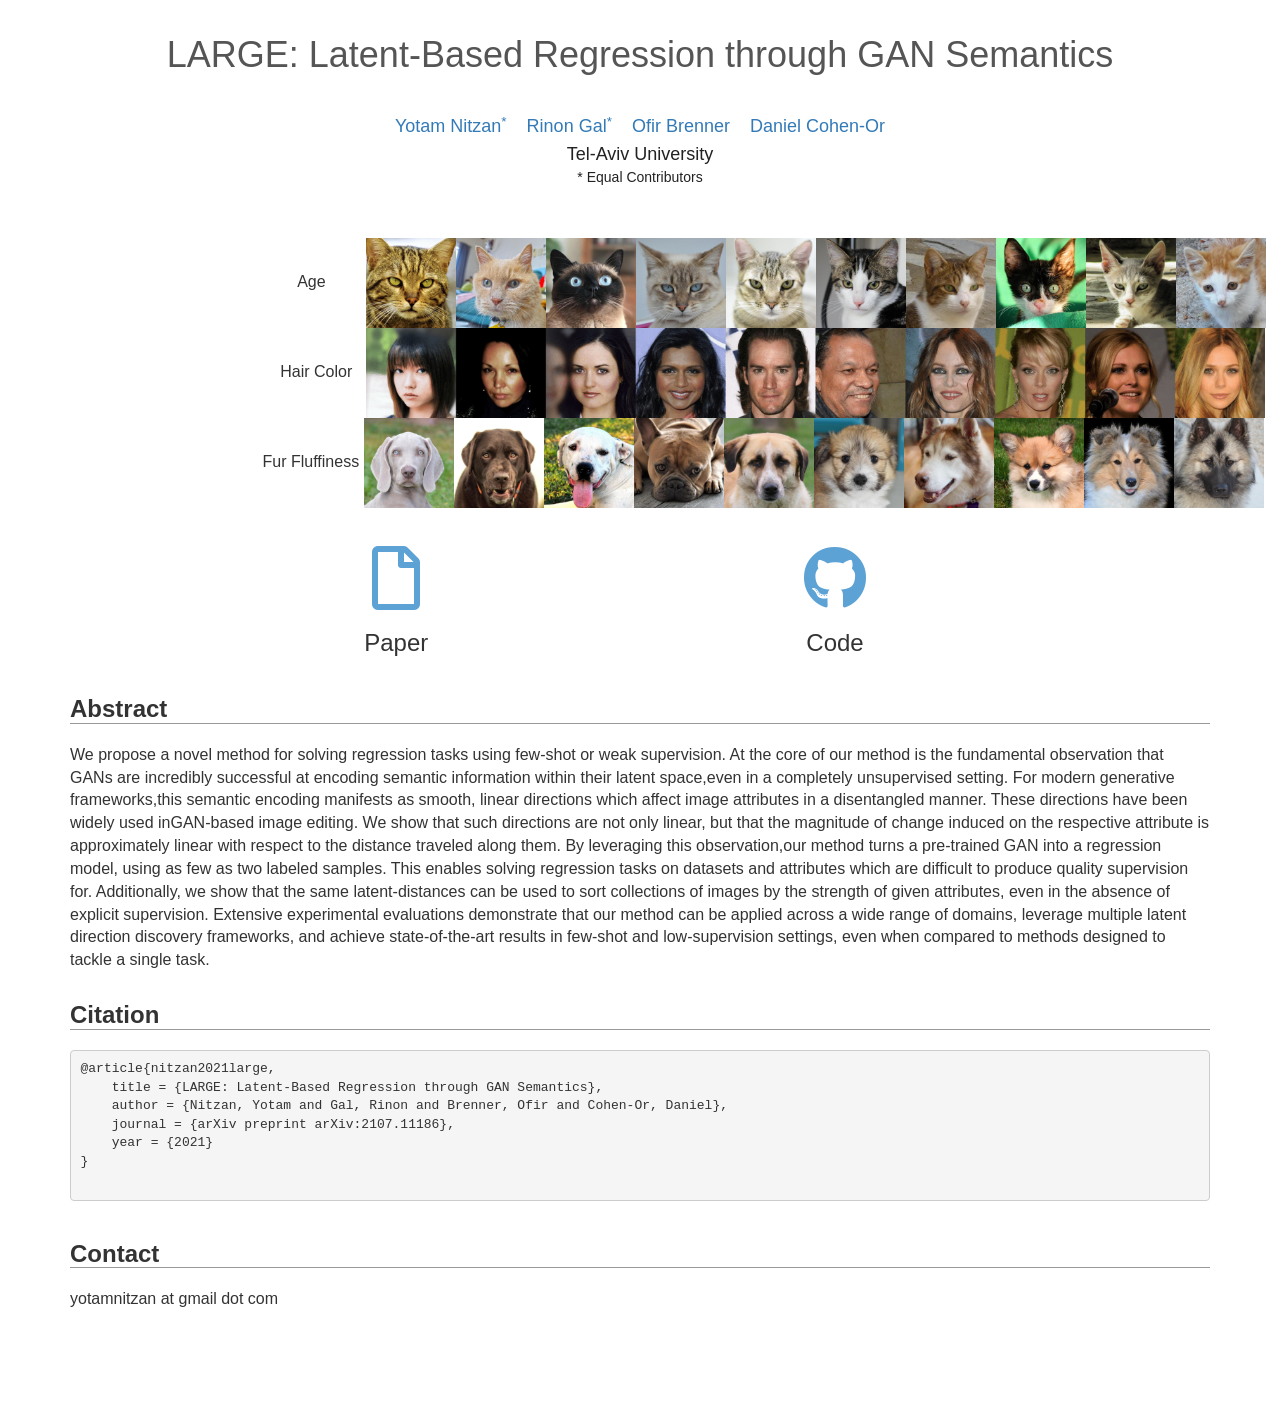
<file: LARGE-main/docs/index.html>
<html>
<head>
    <meta charset="utf-8">
    <title>LARGE</title>

    <!-- CSS includes -->
    <link rel="stylesheet" href="https://use.fontawesome.com/releases/v5.8.1/css/all.css"
          integrity="sha384-50oBUHEmvpQ+1lW4y57PTFmhCaXp0ML5d60M1M7uH2+nqUivzIebhndOJK28anvf" crossorigin="anonymous">
    <link href="https://maxcdn.bootstrapcdn.com/bootstrap/3.3.5/css/bootstrap.min.css" rel="stylesheet">
    <link href="mainpage.css" rel="stylesheet">
</head>
<body>

<div class="container-fluid">
    <div class="row">
        <h1><span style="font-size:36px">LARGE: Latent-Based Regression through GAN Semantics</span></h1>
        <br>

        <div class="authors">
            <span style="font-size:18px"><a href="https://yotamnitzan.github.io/" target="new">Yotam Nitzan<sup>*</sup></a></span>
            &nbsp;
            <span style="font-size:18px"><a href="https://rinongal.github.io/"
                                            target="new">Rinon Gal<sup>*</sup></a></span>
            &nbsp;
            <span style="font-size:18px"><a href="https://scholar.google.com/citations?user=iLLlWr8AAAAJ"
                                            target="new">Ofir Brenner</a></span>
            &nbsp;
            <span style="font-size:18px"><a href="https://danielcohenor.com/"
                                            target="new">Daniel Cohen-Or</a></span>
            <br>
            <span style="font-size:18px">Tel-Aviv University</span> <br>
            <span style="font-size:14px">* Equal Contributors</span>
        </div>
    </div>
    <br><br>
    <div class="container-fluid-2">
        <div class="row">
            &nbsp; &nbsp; &nbsp; &nbsp; Age &nbsp; &nbsp; &nbsp; &nbsp; <img src="imgs/sort_cat_age.jpg" height="90px">
        </div>
        <div class="row">
           &nbsp; &nbsp; Hair Color &nbsp; <img src="imgs/sort_black_blonde_hair.png" height="90px">
        </div>
        <div class="row">
            Fur Fluffiness <img src="imgs/sort_dog_fluffiness.jpg" height="90px">
        </div>
    </div>

    <br>
    <div class="container">

        <div class="row">
            <div class="col-lg-1 col-md-0 col-sm-0"></div>
            <div class="col-lg-1 col-md-0 col-sm-0"></div>

            <div class="col-lg-3 col-md-4 col-sm-4 text-center">
                <div class="service-box mt-5 mx-auto">
                    <a href="FILL" target="_blank">
                        <i class="far fa-4x fa-file text-primary mb-3 "></i>
                    </a>
                    <h3 class="mb-3">Paper</h3>
                </div>
            </div>

            <div class="col-lg-1 col-md-0 col-sm-0"></div>
            <div class="col-lg-1 col-md-0 col-sm-0"></div>

            <div class="col-lg-2 col-md-4 col-sm-6 text-center">
                <div class="service-box mt-5 mx-auto">
                    <a href="https://github.com/YotamNitzan/LARGE" target="_blank">
                        <i class="fab fa-4x fa-github text-primary mb-3 "></i>
                    </a>
                    <h3 class="mb-3">Code</h3>
                </div>
            </div>

        </div>
    </div>

    <div class="container">
        <h2>Abstract</h2>
        We propose a novel method for solving regression tasks using few-shot or weak supervision. At the core of our
        method is the fundamental observation that GANs are incredibly successful at encoding semantic information within
        their latent space,even in a completely unsupervised setting. For modern generative frameworks,this semantic
        encoding manifests as smooth, linear directions which affect image attributes in a disentangled manner. These
        directions have been widely used inGAN-based image editing. We show that such directions are not only linear,
        but that the magnitude of change induced on the respective attribute is approximately linear with respect to the
        distance traveled along them. By leveraging this observation,our method turns a pre-trained GAN into a
        regression model, using as few as two labeled samples. This enables solving regression tasks on datasets and
        attributes which are difficult to produce quality supervision for. Additionally, we show that the same
        latent-distances can be used to sort collections of images by the strength of given attributes, even in the
        absence of explicit supervision. Extensive experimental evaluations demonstrate that our method can be applied
        across a wide range of domains, leverage multiple latent direction discovery frameworks, and achieve
        state-of-the-art results in few-shot and low-supervision settings, even when compared to methods designed to
        tackle a single task.
    </div>

    <div class="container">
    <h2>Citation</h2>
    <pre class="highlight">
@article{nitzan2021large,
    title = {LARGE: Latent-Based Regression through GAN Semantics},
    author = {Nitzan, Yotam and Gal, Rinon and Brenner, Ofir and Cohen-Or, Daniel},
    journal = {arXiv preprint arXiv:2107.11186},
    year = {2021}
}
    </pre>
    </div>

    <div class="container">
        <h2>Contact</h2>
        <div>
            yotamnitzan at gmail dot com
        </div>
    </div>

    <div id="footer">
    </div>


</body>
</html>
</file>
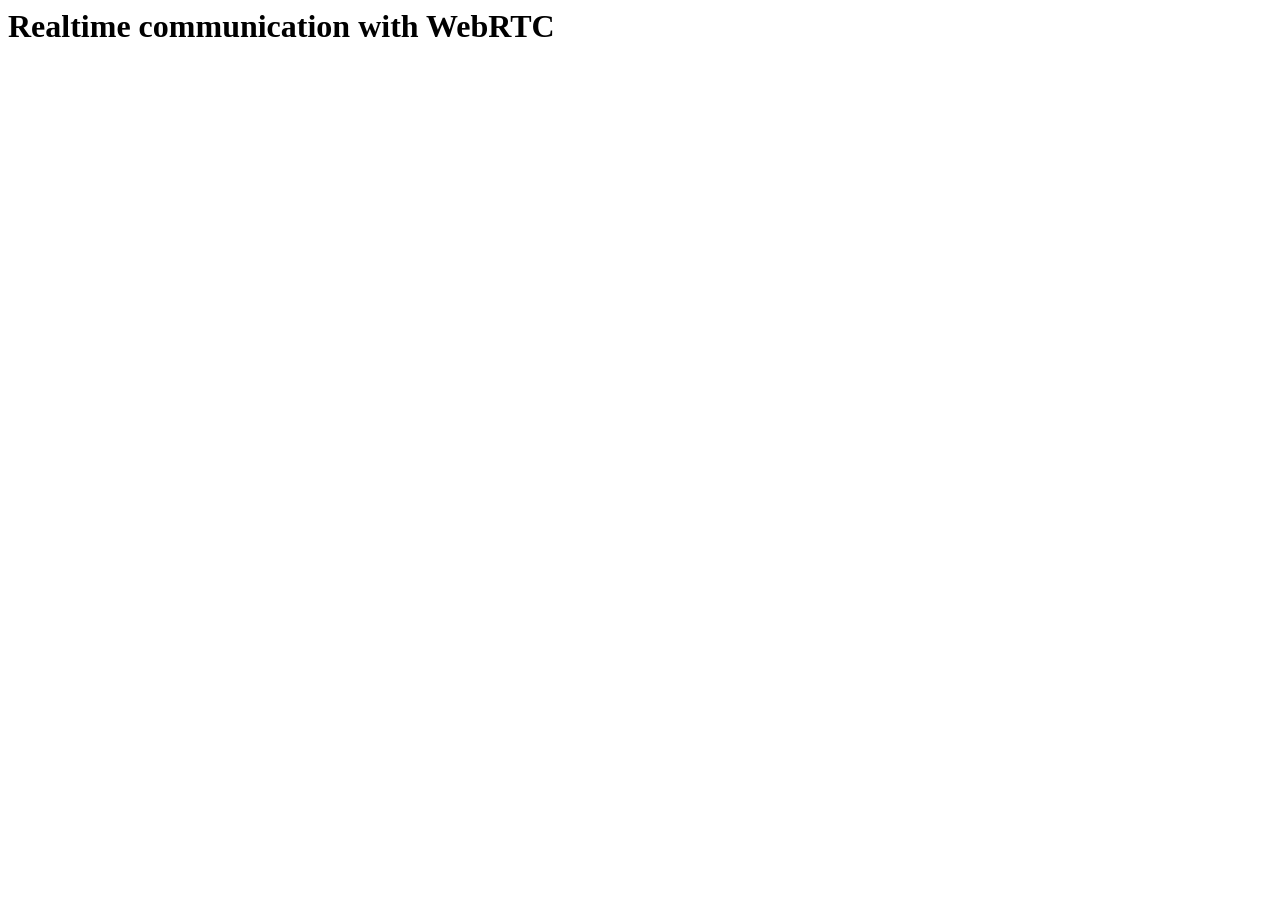
<file: rtc/core/realtc/templates/index.html>
<html lang="en">

<head>
    <meta charset="UTF-8">
    <meta http-equiv="X-UA-Compatible" content="IE=edge">
    <meta name="viewport" content="width=device-width, initial-scale=1.0">
    <title>Document</title>
</head>

<body>
    <h1>Realtime communication with WebRTC</h1>

    <video autoplay playsinline></video>
    <script>function connectSocket() {

            callSocket = new WebSocket(

                'ws://'

                + window.location.host

                + '/ws/call/'

            );

            callSocket.onopen = event => {

                //let's send myName to the socket

                callSocket.send(JSON.stringify({

                    type: 'login',

                    data: {

                        name: myName

                    }

                }));

            }

            callSocket.onmessage = (e) => {

                let response = JSON.parse(e.data);

                // console.log(response);

                let type = response.type;

                if (type == 'connection') {

                    console.log(response.data.message)

                }

                if (type == 'call_received') {

                    // console.log(response);

                    onNewCall(response.data)

                }

                if (type == 'call_answered') {

                    onCallAnswered(response.data);

                }

                if (type == 'ICEcandidate') {

                    onICECandidate(response.data);

                }

            }

            const onNewCall = (data) => {

                //when other called you

                //show answer button

                otherUser = data.caller;

                remoteRTCMessage = data.rtcMessage

                // document.getElementById("profileImageA").src = baseURL + callerProfile.image;

                document.getElementById("callerName").innerHTML = otherUser;

                document.getElementById("call").style.display = "none";

                document.getElementById("answer").style.display = "block";

            }

            const onCallAnswered = (data) => {

                //when other accept our call

                remoteRTCMessage = data.rtcMessage

                peerConnection.setRemoteDescription(new RTCSessionDescription(remoteRTCMessage));

                document.getElementById("calling").style.display = "none";

                console.log("Call Started. They Answered");

                // console.log(pc);

                callProgress()

            }

            const onICECandidate = (data) => {

                // console.log(data);

                console.log("GOT ICE candidate");

                let message = data.rtcMessage

                let candidate = new RTCIceCandidate({

                    sdpMLineIndex: message.label,

                    candidate: message.candidate

                });

                if (peerConnection) {

                    console.log("ICE candidate Added");

                    peerConnection.addIceCandidate(candidate);

                } else {

                    console.log("ICE candidate Pushed");

                    iceCandidatesFromCaller.push(candidate);

                }

            }

        }
        



        function sendCall(data) {

            //to send a call

            console.log("Send Call");

            // socket.emit("call", data);

            callSocket.send(JSON.stringify({

                type: 'call',

                data

            }));

            document.getElementById("call").style.display = "none";

            // document.getElementById("profileImageCA").src = baseURL + otherUserProfile.image;

            document.getElementById("otherUserNameCA").innerHTML = otherUser;

            document.getElementById("calling").style.display = "block";

        }

        function answerCall(data) {

            //to answer a call

            // socket.emit("answerCall", data);

            callSocket.send(JSON.stringify({

                type: 'answer_call',

                data

            }));

            callProgress();

        }

        function sendICEcandidate(data) {

            //send only if we have caller, else no need to

            console.log("Send ICE candidate");

            // socket.emit("ICEcandidate", data)

            callSocket.send(JSON.stringify({

                type: 'ICEcandidate',

                data

            }));

        }

    </script>
    <script>
        let pcConfig = {

            "iceServers":

                [

                    { "url": "stun:stun.jap.bloggernepal.com:5349" },

                    {

                        "url": "turn:turn.jap.bloggernepal.com:5349",

                        "username": "guest",

                        "credential": "somepassword"

                    }

                ]

        };



        // Set up audio and video regardless of what devices are present.

        let sdpConstraints = {

            offerToReceiveAudio: true,

            offerToReceiveVideo: true

        };

        function beReady() {

            return navigator.mediaDevices.getUserMedia({

                audio: true,

                video: true

            })

                .then(stream => {

                    localStream = stream;

                    localVideo.srcObject = stream;

                    return createConnectionAndAddStream()

                })

                .catch(function (e) {

                    alert('getUserMedia() error: ' + e.name);

                });

        }

        function createConnectionAndAddStream() {

            createPeerConnection();

            peerConnection.addStream(localStream);

            return true;

        }

        function processCall(userName) {

            peerConnection.createOffer((sessionDescription) => {

                peerConnection.setLocalDescription(sessionDescription);

                sendCall({

                    name: userName,

                    rtcMessage: sessionDescription

                })

            }, (error) => {

                console.log("Error");

            });

        }

        function processAccept() {

            peerConnection.setRemoteDescription(new RTCSessionDescription(remoteRTCMessage));

            peerConnection.createAnswer((sessionDescription) => {

                peerConnection.setLocalDescription(sessionDescription);

                answerCall({

                    caller: otherUser,

                    rtcMessage: sessionDescription

                })

            }, (error) => {

                console.log("Error");

            })

        }

        /////////////////////////////////////////////////////////

        function createPeerConnection() {

            try {

                peerConnection = new RTCPeerConnection(pcConfig);

                // peerConnection = new RTCPeerConnection();

                peerConnection.onicecandidate = handleIceCandidate;

                peerConnection.onaddstream = handleRemoteStreamAdded;

                peerConnection.onremovestream = handleRemoteStreamRemoved;

                console.log('Created RTCPeerConnnection');

                return;

            } catch (e) {

                console.log('Failed to create PeerConnection, exception: ' + e.message);

                alert('Cannot create RTCPeerConnection object.');

                return;

            }

        }

        function handleIceCandidate(event) {

            // console.log('icecandidate event: ', event);

            if (event.candidate) {

                console.log("Local ICE candidate");

                // console.log(event.candidate.candidate);

                sendICEcandidate({

                    user: otherUser,

                    rtcMessage: {

                        label: event.candidate.sdpMLineIndex,

                        id: event.candidate.sdpMid,

                        candidate: event.candidate.candidate

                    }

                })

            } else {

                console.log('End of candidates.');

            }

        }

        function handleRemoteStreamAdded(event) {

            console.log('Remote stream added.');

            remoteStream = event.stream;

            remoteVideo.srcObject = remoteStream;

        }

        function handleRemoteStreamRemoved(event) {

            console.log('Remote stream removed. Event: ', event);

            remoteVideo.srcObject = null;

            localVideo.srcObject = null;

        }

    </script>
</body>

</html>
</file>
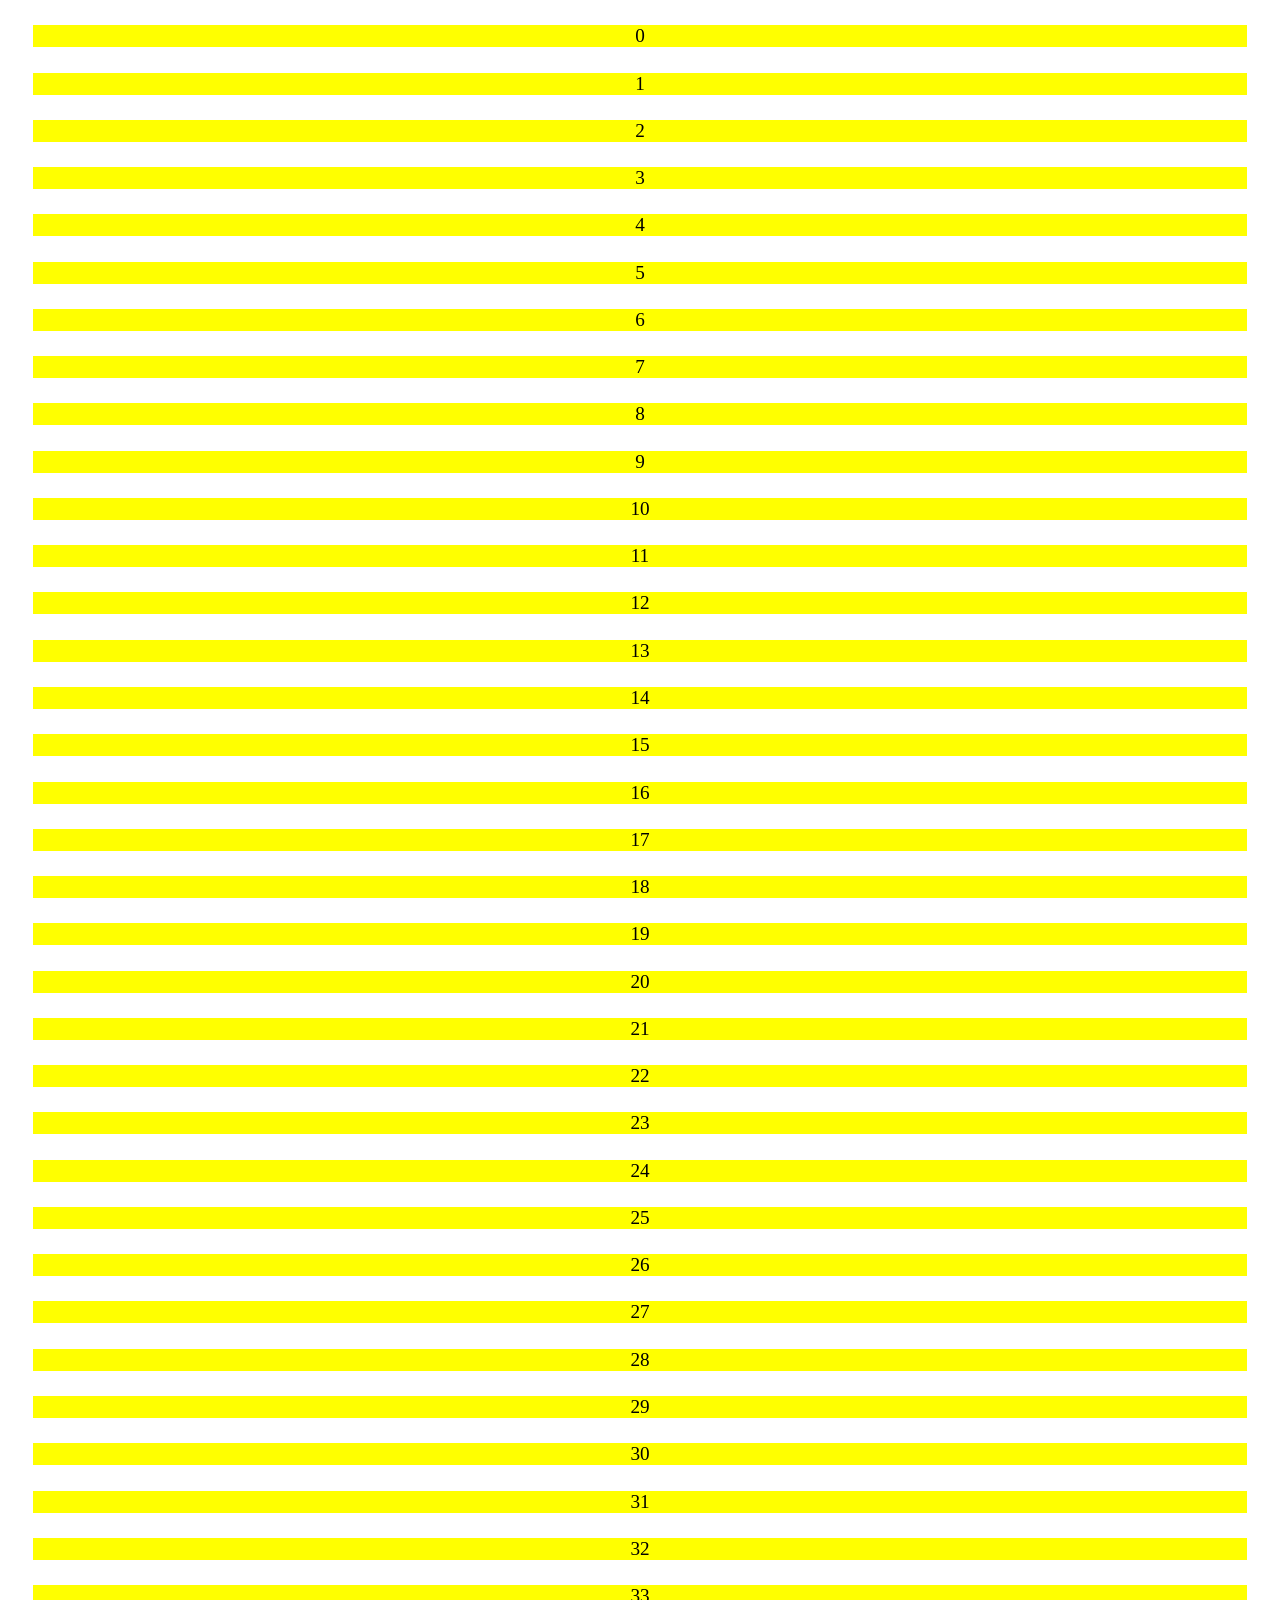
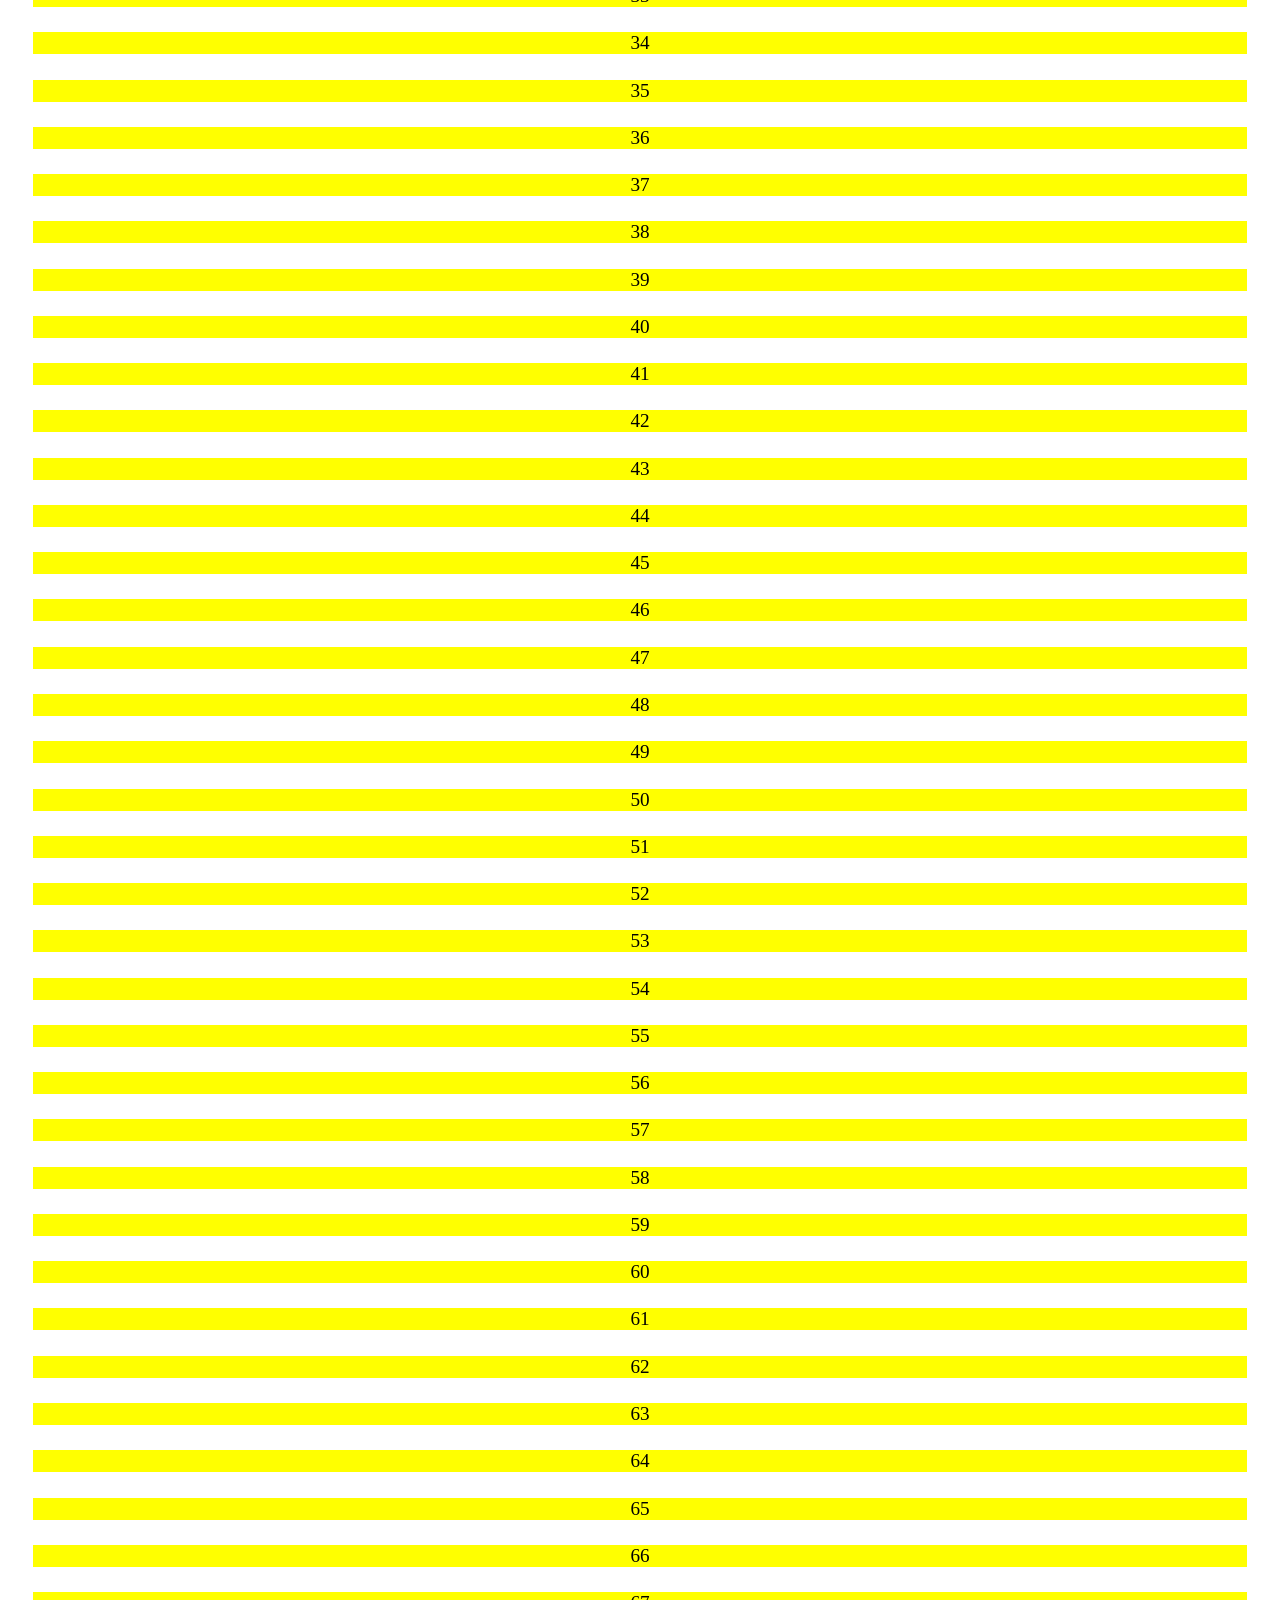
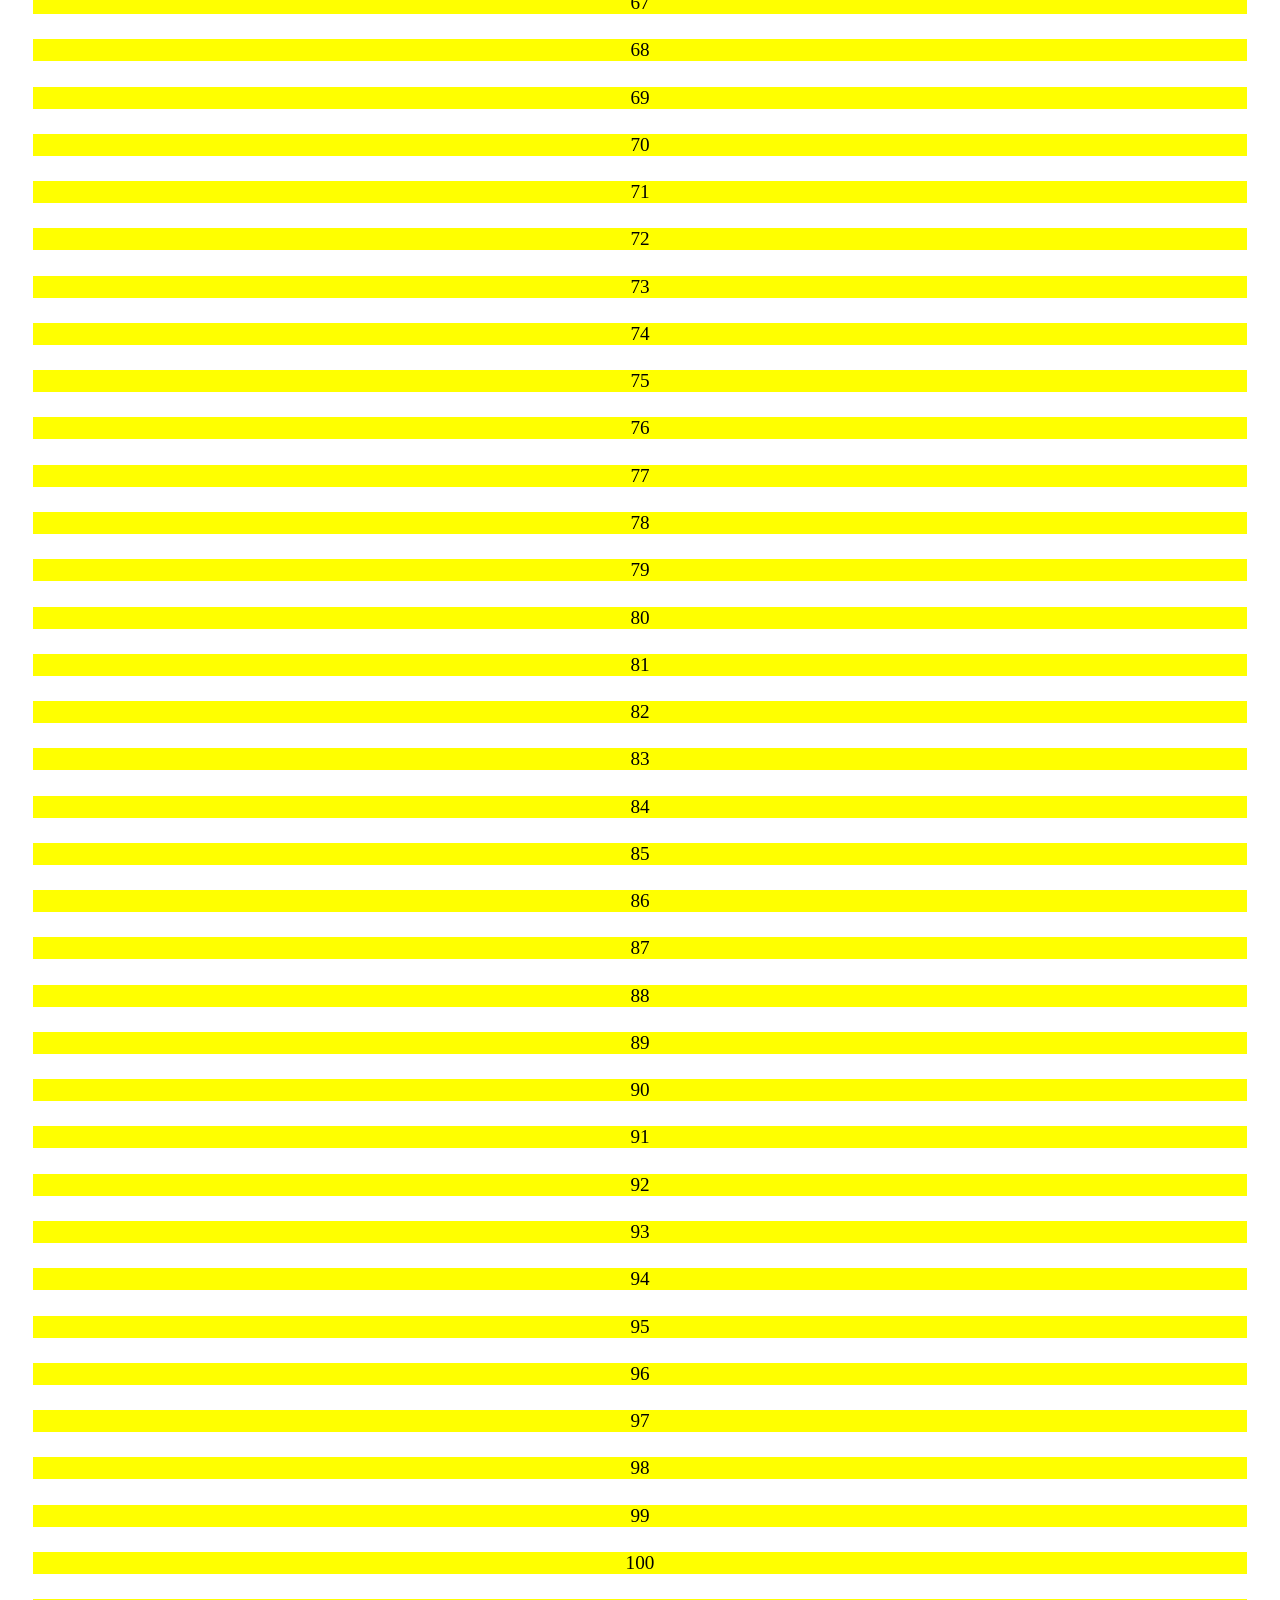
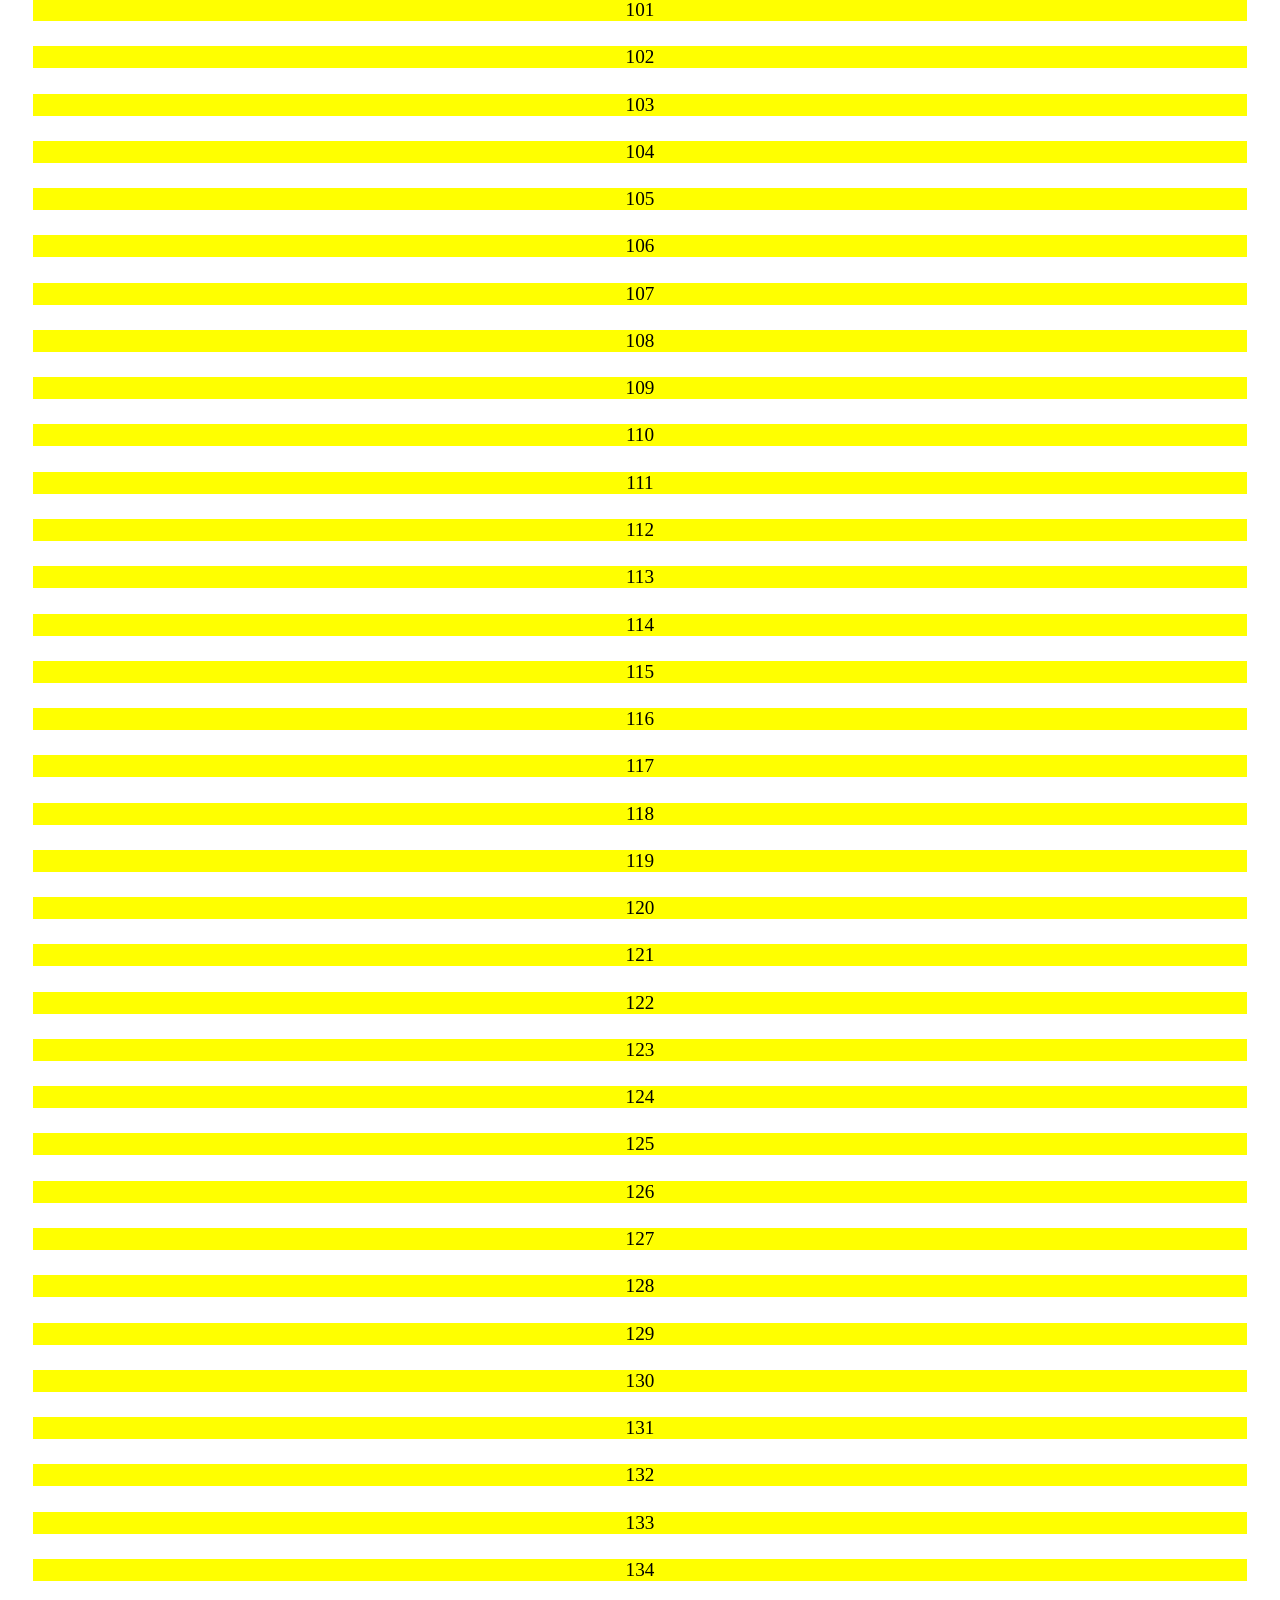
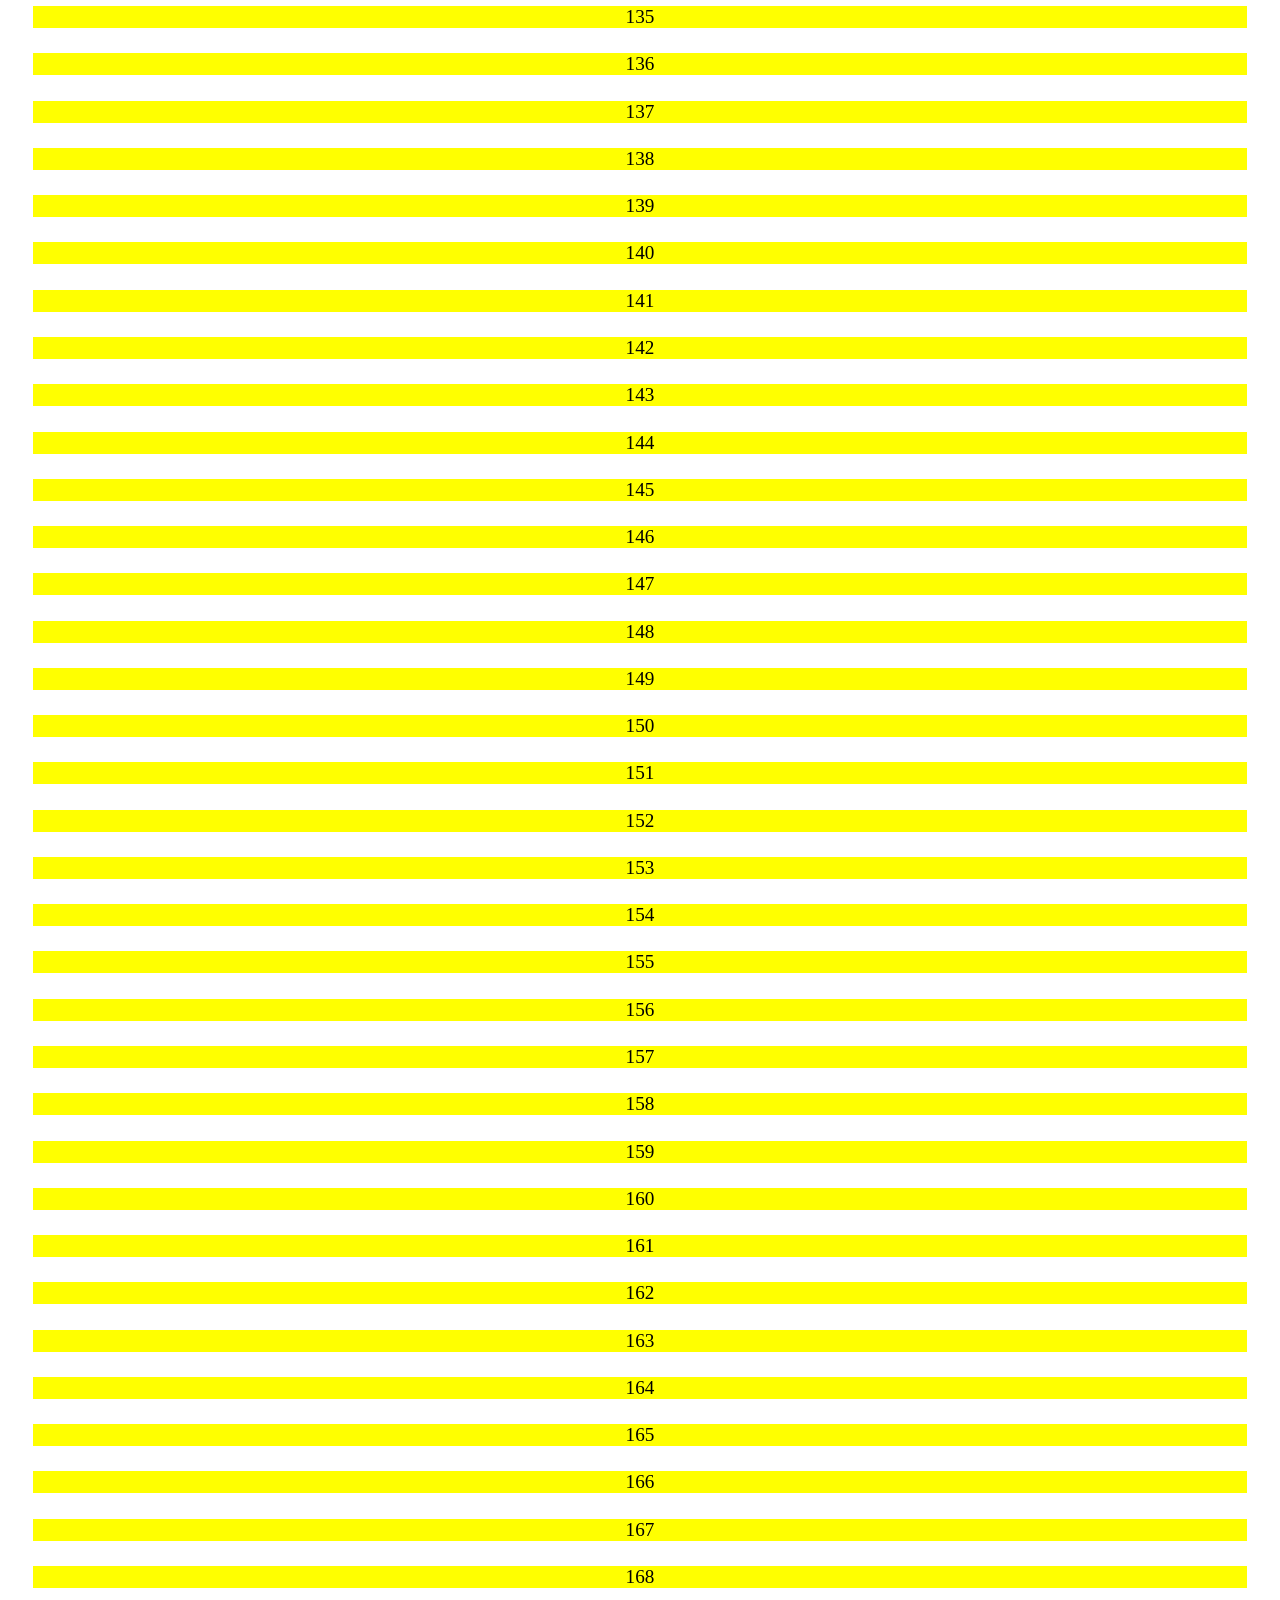
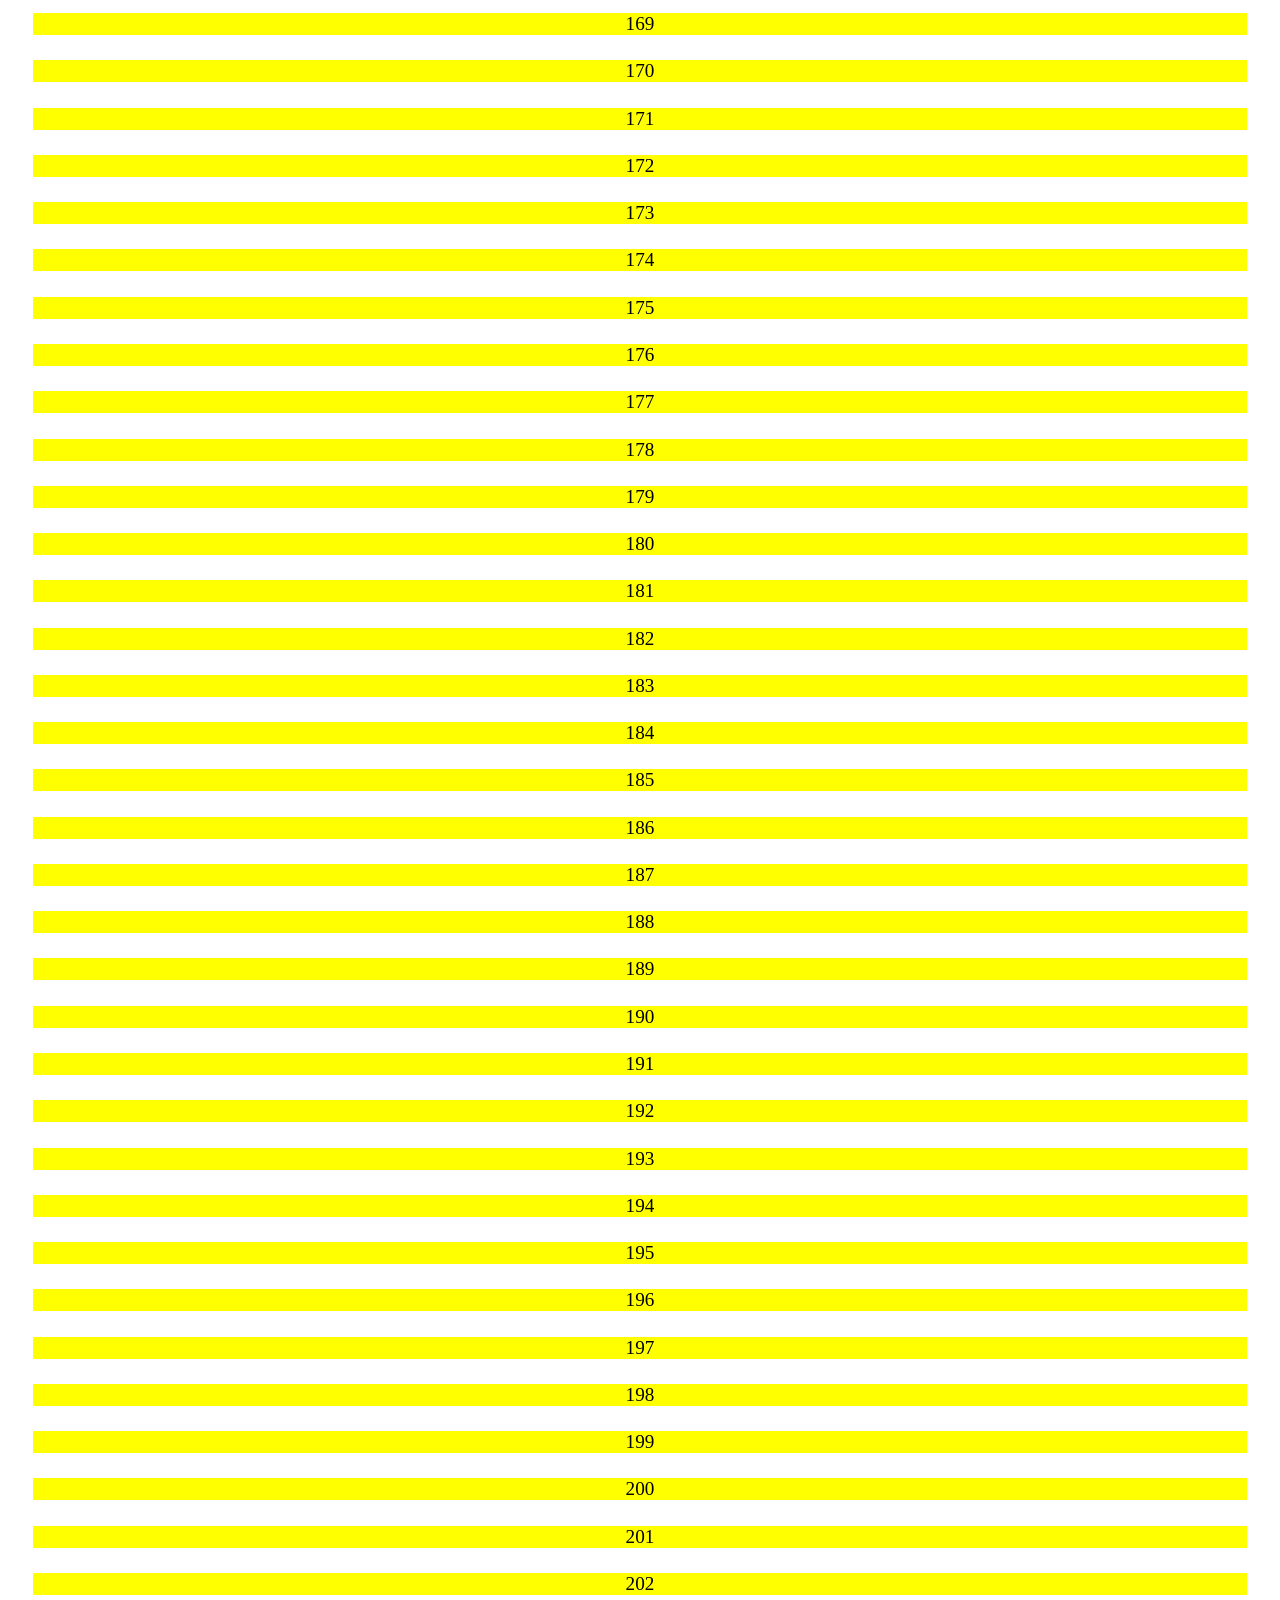
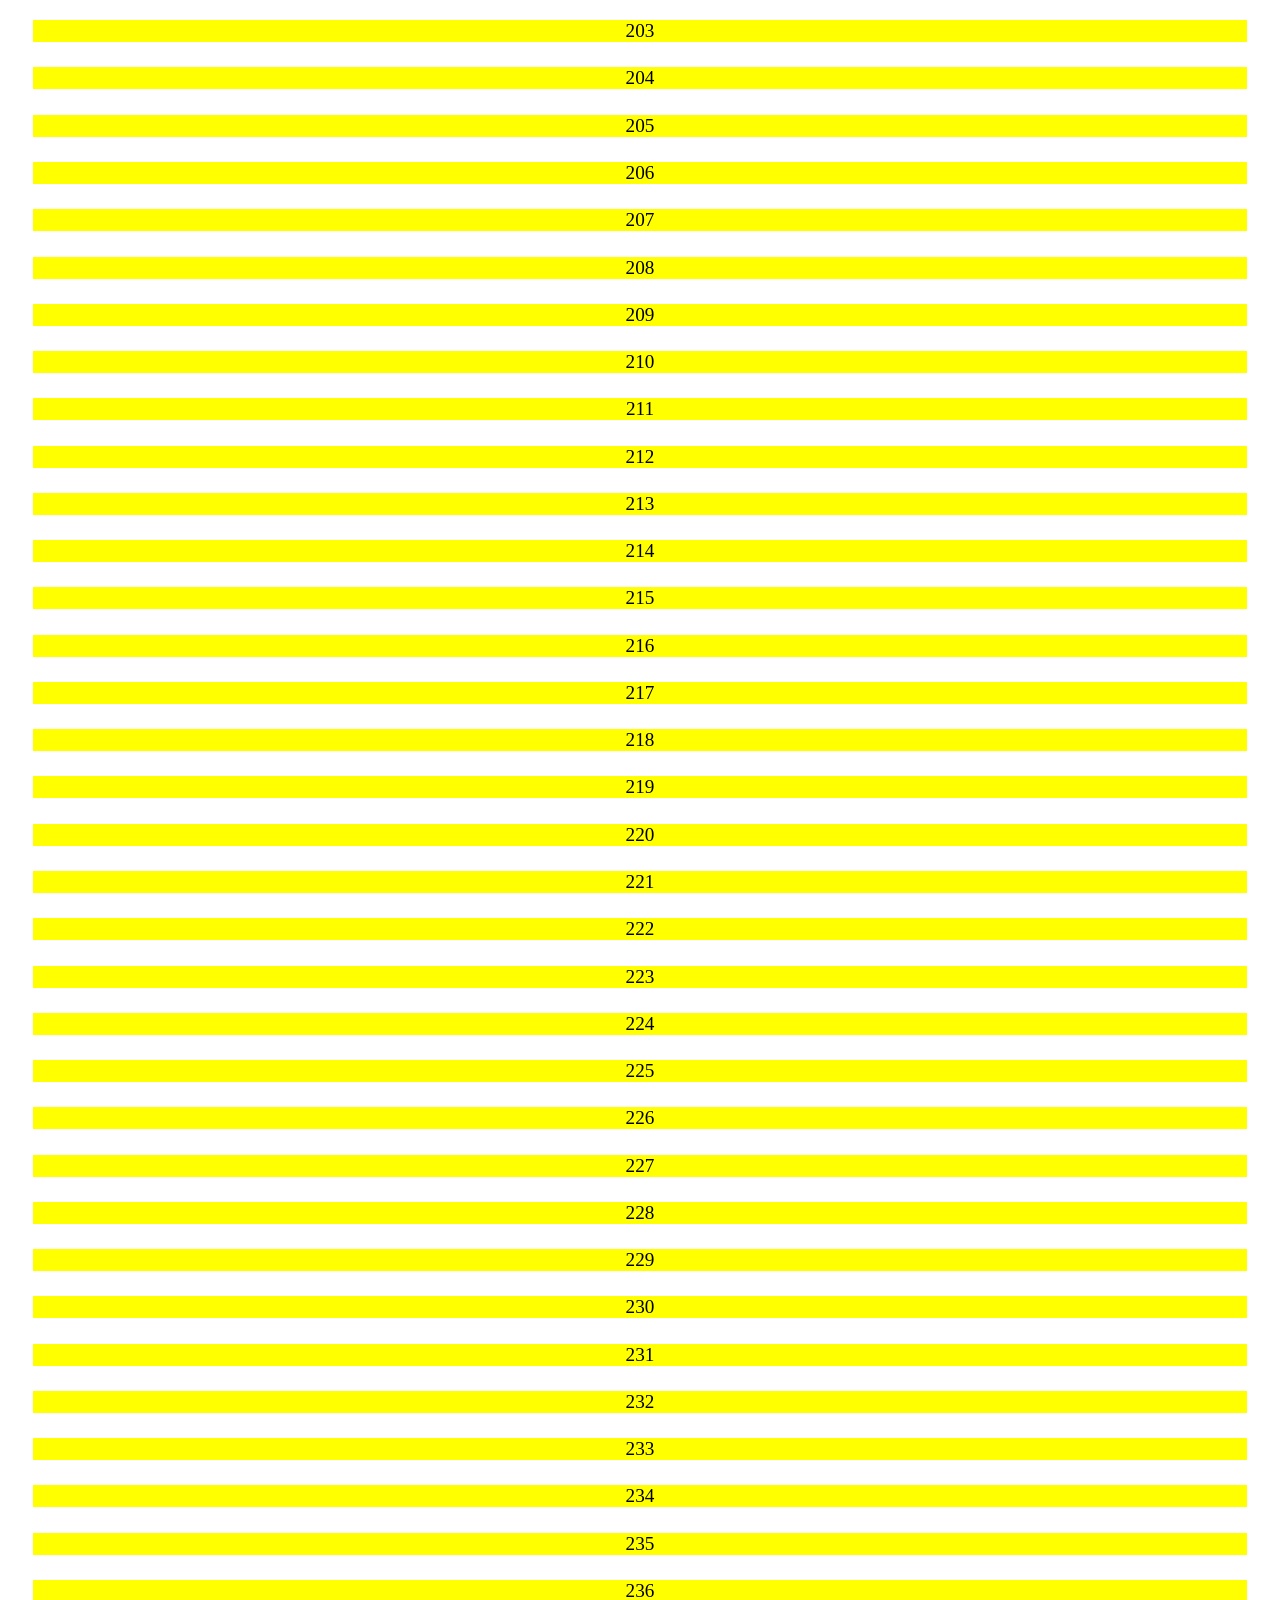
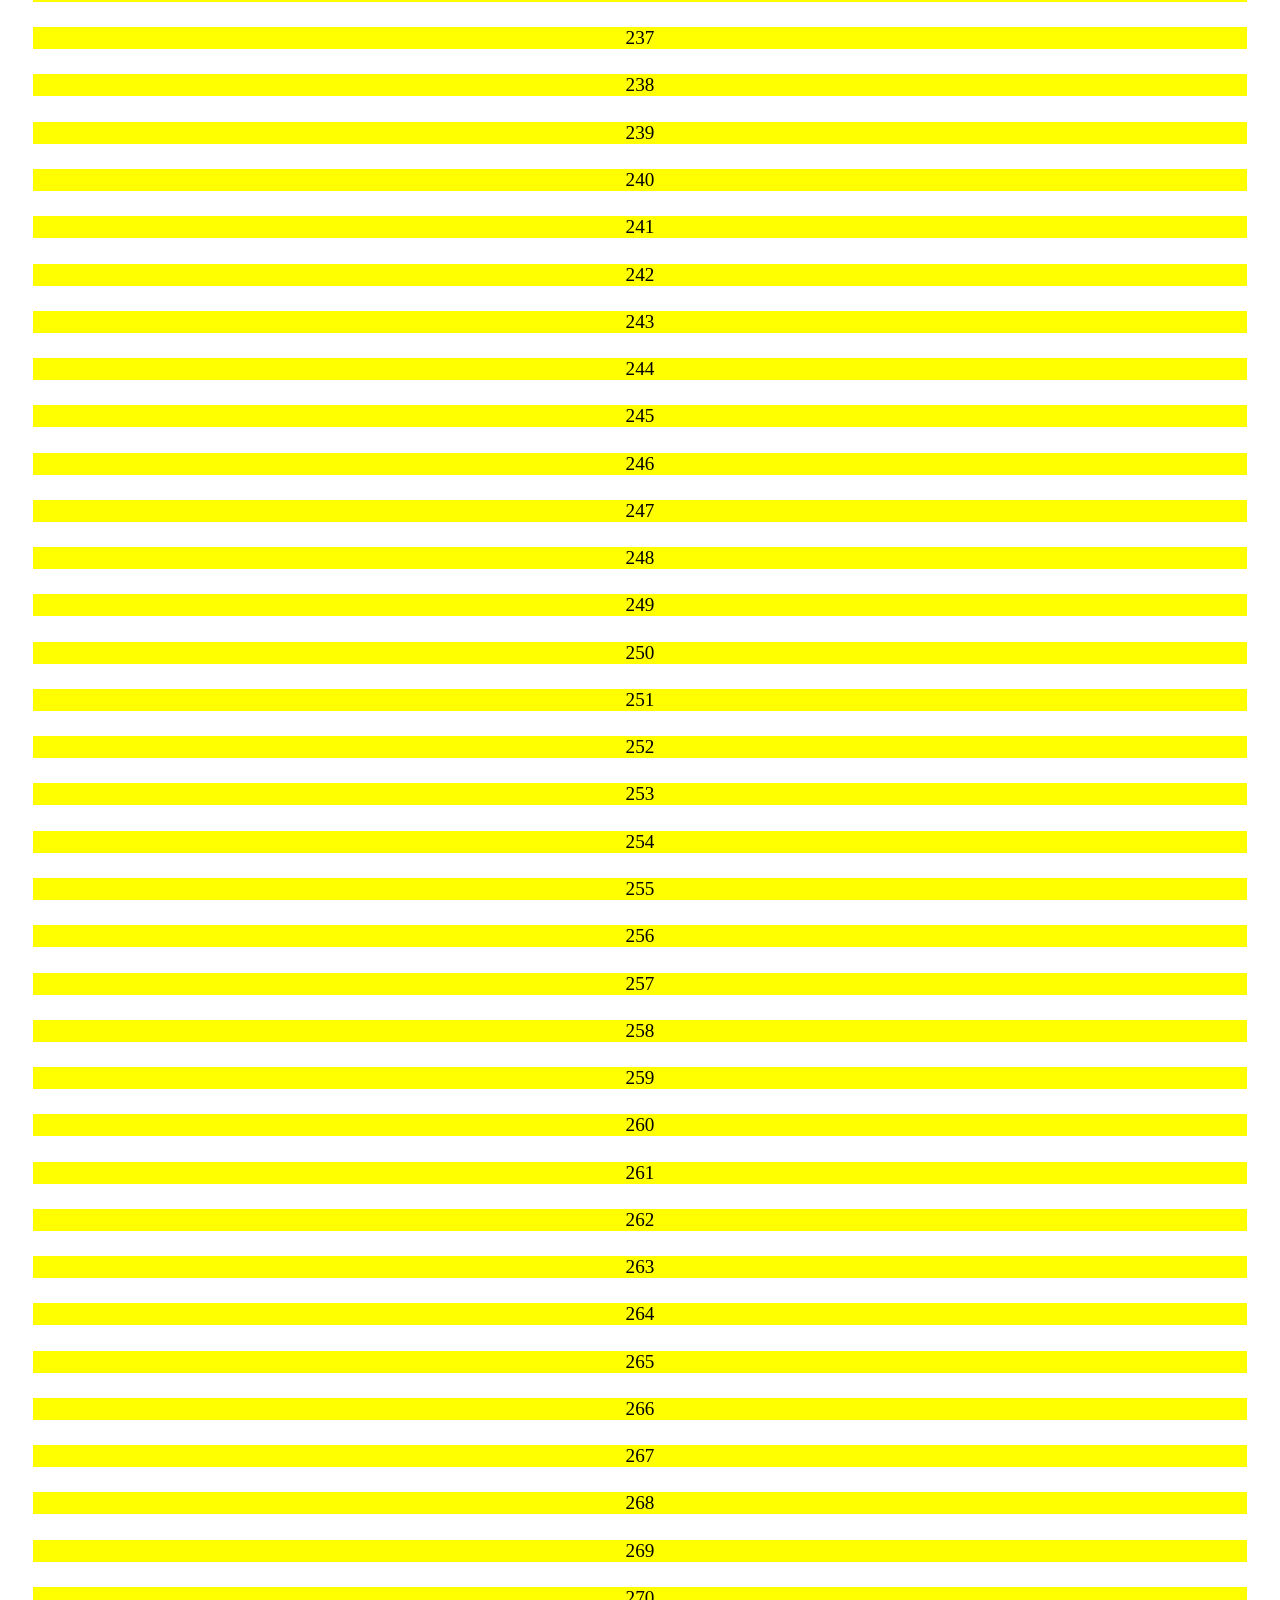
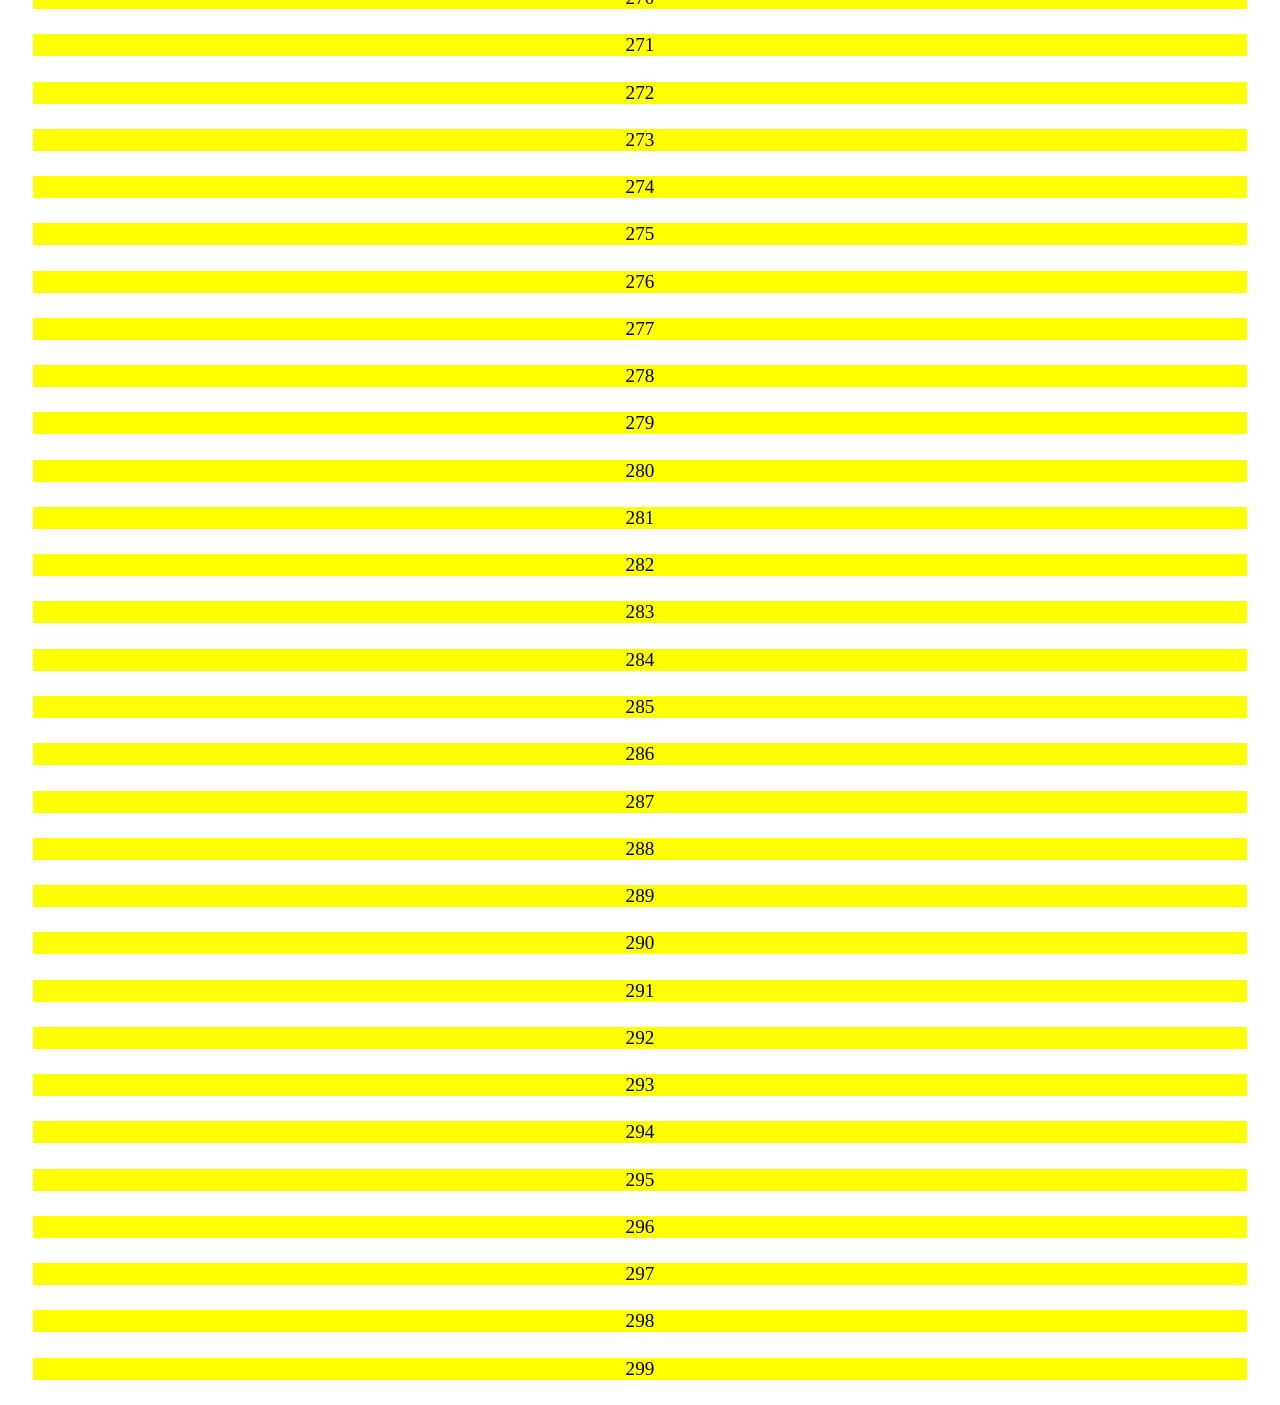
<file: others/auto.html>
<html lang="en">

<head>
    <meta charset="UTF-8">
    <meta http-equiv="X-UA-Compatible" content="IE=edge">
    <meta name="viewport" content="width=p, initial-scale=1.0">
    <title>Document</title>
</head>

<body>
    <style>
        .autoscroll {
            width: 100%;
        }

        .span {
            margin: 2%;
            background-color: yellow;
            width: 96%;
            text-align: center;
            font-size: 120%;
        }
        
    </style>
    <div class="autoscroll">
        <div class="span" id="span"></div>
        <div class="span" id="span"></div>
        <div class="span" id="span"></div>
        <div class="span" id="span"></div>
        <div class="span" id="span"></div>
        <div class="span" id="span"></div>
        <div class="span" id="span"></div>
        <div class="span" id="span"></div>
        <div class="span" id="span"></div>
        <div class="span" id="span"></div>
        <div class="span" id="span"></div>
        <div class="span" id="span"></div>
        <div class="span" id="span"></div>
        <div class="span" id="span"></div>
        <div class="span" id="span"></div>
        <div class="span" id="span"></div>
        <div class="span" id="span"></div>
        <div class="span" id="span"></div>
        <div class="span" id="span"></div>
        <div class="span" id="span"></div>
        <div class="span" id="span"></div>
        <div class="span" id="span"></div>
        <div class="span" id="span"></div>
        <div class="span" id="span"></div>
        <div class="span" id="span"></div>
        <div class="span" id="span"></div>
        <div class="span" id="span"></div>
        <div class="span" id="span"></div>
        <div class="span" id="span"></div>
        <div class="span" id="span"></div>
        <div class="span" id="span"></div>
        <div class="span" id="span"></div>
        <div class="span" id="span"></div>
        <div class="span" id="span"></div>
        <div class="span" id="span"></div>
        <div class="span" id="span"></div>
        <div class="span" id="span"></div>
        <div class="span" id="span"></div>
        <div class="span" id="span"></div>
        <div class="span" id="span"></div>
        <div class="span" id="span"></div>
        <div class="span" id="span"></div>
        <div class="span" id="span"></div>
        <div class="span" id="span"></div>
        <div class="span" id="span"></div>
        <div class="span" id="span"></div>
        <div class="span" id="span"></div>
        <div class="span" id="span"></div>
        <div class="span" id="span"></div>
        <div class="span" id="span"></div>
        <div class="span" id="span"></div>
        <div class="span" id="span"></div>
        <div class="span" id="span"></div>
        <div class="span" id="span"></div>
        <div class="span" id="span"></div>
        <div class="span" id="span"></div>
        <div class="span" id="span"></div>
        <div class="span" id="span"></div>
        <div class="span" id="span"></div>
        <div class="span" id="span"></div>
        <div class="span" id="span"></div>
        <div class="span" id="span"></div>
        <div class="span" id="span"></div>
        <div class="span" id="span"></div>
        <div class="span" id="span"></div>
        <div class="span" id="span"></div>
        <div class="span" id="span"></div>
        <div class="span" id="span"></div>
        <div class="span" id="span"></div>
        <div class="span" id="span"></div>
        <div class="span" id="span"></div>
        <div class="span" id="span"></div>
        <div class="span" id="span"></div>
        <div class="span" id="span"></div>
        <div class="span" id="span"></div>
        <div class="span" id="span"></div>
        <div class="span" id="span"></div>
        <div class="span" id="span"></div>
        <div class="span" id="span"></div>
        <div class="span" id="span"></div>
        <div class="span" id="span"></div>
        <div class="span" id="span"></div>
        <div class="span" id="span"></div>
        <div class="span" id="span"></div>
        <div class="span" id="span"></div>
        <div class="span" id="span"></div>
        <div class="span" id="span"></div>
        <div class="span" id="span"></div>
        <div class="span" id="span"></div>
        <div class="span" id="span"></div>
        <div class="span" id="span"></div>
        <div class="span" id="span"></div>
        <div class="span" id="span"></div>
        <div class="span" id="span"></div>
        <div class="span" id="span"></div>
        <div class="span" id="span"></div>
        <div class="span" id="span"></div>
        <div class="span" id="span"></div>
        <div class="span" id="span"></div>
        <div class="span" id="span"></div>
        <div class="span" id="span"></div>
        <div class="span" id="span"></div>
        <div class="span" id="span"></div>
        <div class="span" id="span"></div>
        <div class="span" id="span"></div>
        <div class="span" id="span"></div>
        <div class="span" id="span"></div>
        <div class="span" id="span"></div>
        <div class="span" id="span"></div>
        <div class="span" id="span"></div>
        <div class="span" id="span"></div>
        <div class="span" id="span"></div>
        <div class="span" id="span"></div>
        <div class="span" id="span"></div>
        <div class="span" id="span"></div>
        <div class="span" id="span"></div>
        <div class="span" id="span"></div>
        <div class="span" id="span"></div>
        <div class="span" id="span"></div>
        <div class="span" id="span"></div>
        <div class="span" id="span"></div>
        <div class="span" id="span"></div>
        <div class="span" id="span"></div>
        <div class="span" id="span"></div>
        <div class="span" id="span"></div>
        <div class="span" id="span"></div>
        <div class="span" id="span"></div>
        <div class="span" id="span"></div>
        <div class="span" id="span"></div>
        <div class="span" id="span"></div>
        <div class="span" id="span"></div>
        <div class="span" id="span"></div>
        <div class="span" id="span"></div>
        <div class="span" id="span"></div>
        <div class="span" id="span"></div>
        <div class="span" id="span"></div>
        <div class="span" id="span"></div>
        <div class="span" id="span"></div>
        <div class="span" id="span"></div>
        <div class="span" id="span"></div>
        <div class="span" id="span"></div>
        <div class="span" id="span"></div>
        <div class="span" id="span"></div>
        <div class="span" id="span"></div>
        <div class="span" id="span"></div>
        <div class="span" id="span"></div>
        <div class="span" id="span"></div>
        <div class="span" id="span"></div>
        <div class="span" id="span"></div>
        <div class="span" id="span"></div>
        <div class="span" id="span"></div>
        <div class="span" id="span"></div>
        <div class="span" id="span"></div>
        <div class="span" id="span"></div>
        <div class="span" id="span"></div>
        <div class="span" id="span"></div>
        <div class="span" id="span"></div>
        <div class="span" id="span"></div>
        <div class="span" id="span"></div>
        <div class="span" id="span"></div>
        <div class="span" id="span"></div>
        <div class="span" id="span"></div>
        <div class="span" id="span"></div>
        <div class="span" id="span"></div>
        <div class="span" id="span"></div>
        <div class="span" id="span"></div>
        <div class="span" id="span"></div>
        <div class="span" id="span"></div>
        <div class="span" id="span"></div>
        <div class="span" id="span"></div>
        <div class="span" id="span"></div>
        <div class="span" id="span"></div>
        <div class="span" id="span"></div>
        <div class="span" id="span"></div>
        <div class="span" id="span"></div>
        <div class="span" id="span"></div>
        <div class="span" id="span"></div>
        <div class="span" id="span"></div>
        <div class="span" id="span"></div>
        <div class="span" id="span"></div>
        <div class="span" id="span"></div>
        <div class="span" id="span"></div>
        <div class="span" id="span"></div>
        <div class="span" id="span"></div>
        <div class="span" id="span"></div>
        <div class="span" id="span"></div>
        <div class="span" id="span"></div>
        <div class="span" id="span"></div>
        <div class="span" id="span"></div>
        <div class="span" id="span"></div>
        <div class="span" id="span"></div>
        <div class="span" id="span"></div>
        <div class="span" id="span"></div>
        <div class="span" id="span"></div>
        <div class="span" id="span"></div>
        <div class="span" id="span"></div>
        <div class="span" id="span"></div>
        <div class="span" id="span"></div>
        <div class="span" id="span"></div>
        <div class="span" id="span"></div>
        <div class="span" id="span"></div>
        <div class="span" id="span"></div>
        <div class="span" id="span"></div>
        <div class="span" id="span"></div>
        <div class="span" id="span"></div>
        <div class="span" id="span"></div>
        <div class="span" id="span"></div>
        <div class="span" id="span"></div>
        <div class="span" id="span"></div>
        <div class="span" id="span"></div>
        <div class="span" id="span"></div>
        <div class="span" id="span"></div>
        <div class="span" id="span"></div>
        <div class="span" id="span"></div>
        <div class="span" id="span"></div>
        <div class="span" id="span"></div>
        <div class="span" id="span"></div>
        <div class="span" id="span"></div>
        <div class="span" id="span"></div>
        <div class="span" id="span"></div>
        <div class="span" id="span"></div>
        <div class="span" id="span"></div>
        <div class="span" id="span"></div>
        <div class="span" id="span"></div>
        <div class="span" id="span"></div>
        <div class="span" id="span"></div>
        <div class="span" id="span"></div>
        <div class="span" id="span"></div>
        <div class="span" id="span"></div>
        <div class="span" id="span"></div>
        <div class="span" id="span"></div>
        <div class="span" id="span"></div>
        <div class="span" id="span"></div>
        <div class="span" id="span"></div>
        <div class="span" id="span"></div>
        <div class="span" id="span"></div>
        <div class="span" id="span"></div>
        <div class="span" id="span"></div>
        <div class="span" id="span"></div>
        <div class="span" id="span"></div>
        <div class="span" id="span"></div>
        <div class="span" id="span"></div>
        <div class="span" id="span"></div>
        <div class="span" id="span"></div>
        <div class="span" id="span"></div>
        <div class="span" id="span"></div>
        <div class="span" id="span"></div>
        <div class="span" id="span"></div>
        <div class="span" id="span"></div>
        <div class="span" id="span"></div>
        <div class="span" id="span"></div>
        <div class="span" id="span"></div>
        <div class="span" id="span"></div>
        <div class="span" id="span"></div>
        <div class="span" id="span"></div>
        <div class="span" id="span"></div>
        <div class="span" id="span"></div>
        <div class="span" id="span"></div>
        <div class="span" id="span"></div>
        <div class="span" id="span"></div>
        <div class="span" id="span"></div>
        <div class="span" id="span"></div>
        <div class="span" id="span"></div>
        <div class="span" id="span"></div>
        <div class="span" id="span"></div>
        <div class="span" id="span"></div>
        <div class="span" id="span"></div>
        <div class="span" id="span"></div>
        <div class="span" id="span"></div>
        <div class="span" id="span"></div>
        <div class="span" id="span"></div>
        <div class="span" id="span"></div>
        <div class="span" id="span"></div>
        <div class="span" id="span"></div>
        <div class="span" id="span"></div>
        <div class="span" id="span"></div>
        <div class="span" id="span"></div>
        <div class="span" id="span"></div>
        <div class="span" id="span"></div>
        <div class="span" id="span"></div>
        <div class="span" id="span"></div>
        <div class="span" id="span"></div>
        <div class="span" id="span"></div>
        <div class="span" id="span"></div>
        <div class="span" id="span"></div>
        <div class="span" id="span"></div>
        <div class="span" id="span"></div>
        <div class="span" id="span"></div>
        <div class="span" id="span"></div>
        <div class="span" id="span"></div>
        <div class="span" id="span"></div>
        <div class="span" id="span"></div>
        <div class="span" id="span"></div>
        <div class="span" id="span"></div>
        <div class="span" id="span"></div>
        <div class="span" id="span"></div>
        <div class="span" id="span"></div>
        <div class="span" id="span"></div>
        <div class="span" id="span"></div>
        <div class="span" id="span"></div>
    </div>
    <script>
        auto = document.querySelector(".autoscroll")
        for (i = 0; i < auto.children.length; i++) {
            auto.children[i].innerHTML = i
        }
        console.log(auto)
        var my_time = 100;

        var count = 0;
        var id= window.setInterval(pageScroll, my_time);
        function pageScroll() {
            //alert("yeah")
            // If condition to set repeat 
            var objDiv = auto;
            console.log(window.scrollTop)
            
            window.scrollBy({ left: 0, top: 10, behavior: "smooth" });
           // window.scroll({ left: 0, top: objDiv.scrollHeight+i, behavior: "smooth" });

            console.log(objDiv.scrollHeight);
            //window.clearInterval(id)

            //set scrolling time start
            //my_time = setTimeout(pageScroll, 10);
            //set scrolling time end
        }


    </script>
</body>

</html>
</file>
<file: LARGE-main/docs/mainpage.css>
body {
  font-family: 'Lato', sans-serif;
  font-weight: 300;
  color: #333;
  font-size: 16px;
}
h1 {
  font-size: 40px;
  color: #555;
  font-weight: 400;
  text-align: center;
  margin: 0;
  padding: 0;
  margin-top: 30px;
  margin-bottom: 10px;
}
.authors {
  color: #222;
  font-size: 24px;
  font-weight: 300;
  text-align: center;
  margin: 0;
  padding: 0;
  margin-bottom: 0px;
}
.logoimg {
  text-align: center;
  margin-bottom: 30px;
}
.container-fluid-2 {
  margin-top: 5px;
  margin-bottom: 5px;
  margin-left: 21%;
}
.container-fluid {
  margin-top: 5px;
  margin-bottom: 5px;
}
.container {
  margin-top: 10px;
}
#footer {
  margin-bottom: 100px;
}
.thumbs {
  -webkit-box-shadow: 1px 1px 3px #999;
  -moz-box-shadow: 1px 1px 3px #999;
  box-shadow: 1px 1px 3px #999;
  margin-bottom: 20px;
}
h2 {
  font-size: 24px;
  font-weight: 900;
  border-bottom: 1px solid #999;
  margin-bottom: 20px;
}

.space {
   margin-bottom: 1.5cm;
}


.text-primary {
  color: #5da2d5 !important;
}
.text-primary:hover {
  color: #f3d250  !important;
  opacity: 1.0;
}
</file>
